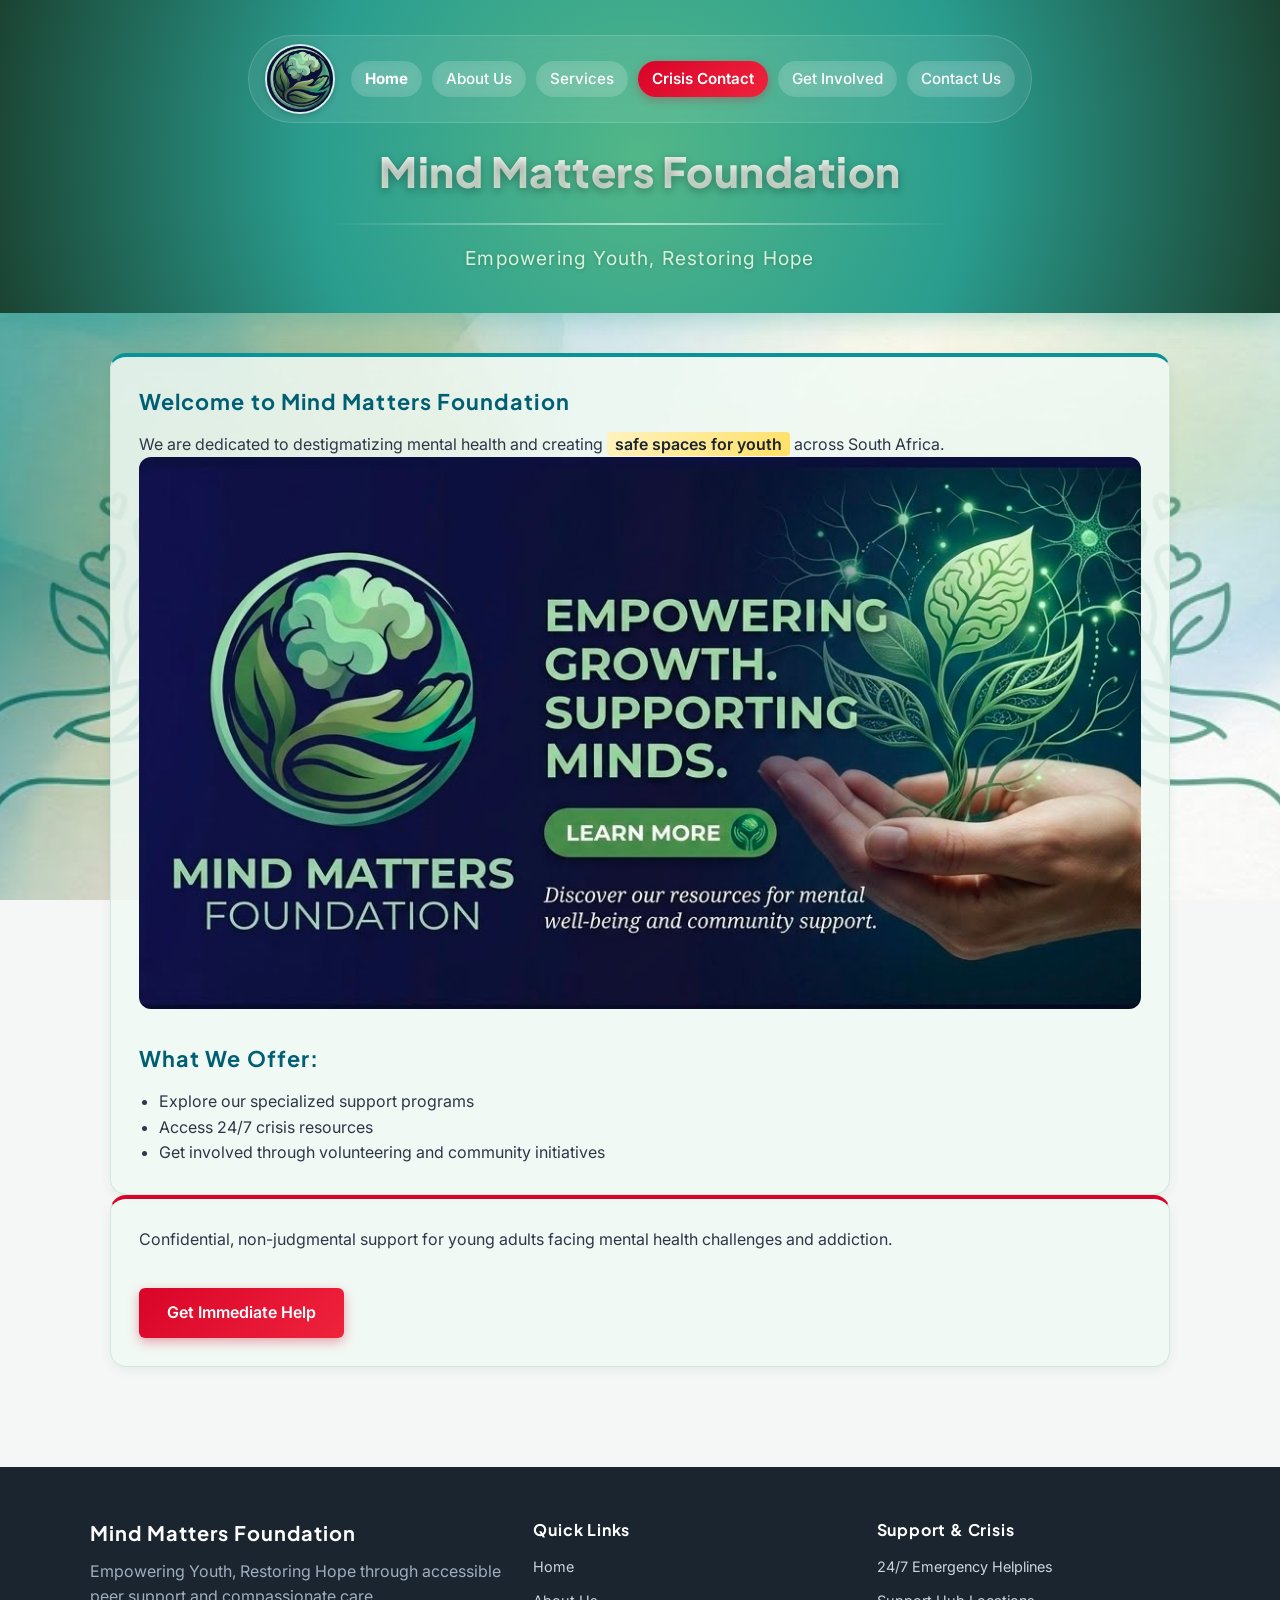
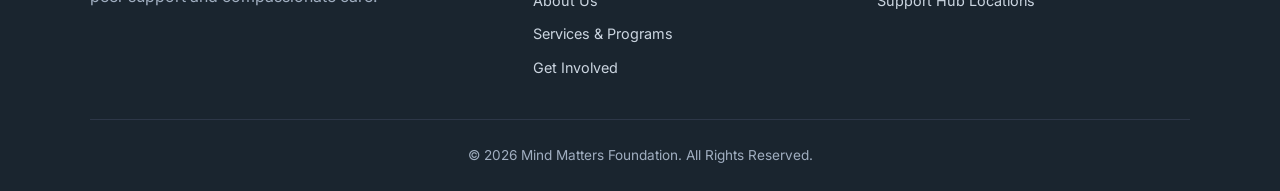
<file: index.html>
<!doctype html>
<html lang="en">
  <head>
    <meta charset="UTF-8" />
    <meta name="viewport" content="width=device-width, initial-scale=1.0" />
    <title>Mind Matters Foundation | 24/7 Crisis Support &amp; Helplines</title>

    <!-- ======================================================================
       META TAGS & OPEN GRAPH ATTRIBUTION
       Reference: MDN Web Docs, 2026. What is a meta tag? - HTML: HyperText 
       Markup Language. [online] Available at: 
       https://developer.mozilla.org/en-US/docs/Learn/HTML/Introduction_to_HTML/The_head_metadata_in_HTML 
       [Accessed 15 October 2026].
       Open Graph Protocol, 2026. A protocol for integrating social media 
       metadata into web pages. [online] Available at: https://ogp.me/ 
       [Accessed 15 October 2026].
       ====================================================================== -->
    <meta
      name="description"
      content="Immediate 24/7 toll-free crisis helplines, suicide prevention hotlines, and confidential callback support in South Africa."
    />
    <meta
      name="keywords"
      content="crisis helpline, SADAG, suicide prevention, substance abuse hotline, mental health emergency"
    />
    <link
      rel="canonical"
      href="https://jordan-naidoo-mind-matters.netlify.app/crisis.html"
    />

    <!-- Open Graph Social Share Tags -->
    <meta
      property="og:title"
      content="Mind Matters Foundation | 24/7 Crisis Helplines"
    />
    <meta
      property="og:description"
      content="Get immediate, confidential emergency support in South Africa."
    />
    <meta property="og:type" content="website" />

    <!-- External CSS Stylesheet Reference -->
    <link rel="stylesheet" href="_css-assets/styles.css" />
  </head>

  <body>
    <!-- Site Header Container: Houses brand logo, primary navigation, and main title -->
    <header>
      <!-- Primary Navigation Bar -->
      <!-- Reference: W3C, 2026. HTML Semantic Elements - <nav> Usage. [online] Available at: https://www.w3.org/TR/html52/sections.html#the-nav-element [Accessed 20 August 2026]. -->
      <nav>
        <img
          src="_images/logo.jpeg"
          alt="Mind Matters Foundation Logo"
          width="100"
        />
        <a href="index.html"><strong>Home</strong></a>
        <a href="about.html">About Us</a>
        <a href="services.html">Services</a>
        <a href="crisis.html" class="nav-crisis-btn">Crisis Contact</a>
        <a href="enquiry.html">Get Involved</a>
        <a href="contact.html">Contact Us</a>
      </nav>

      <!-- Main Heading Banner -->
      <h1>Mind Matters Foundation</h1>
      <hr />
      <p><em>Empowering Youth, Restoring Hope</em></p>
    </header>

    <!-- Main Content Body -->
    <!-- Reference: MDN Web Docs, 2026. <main>: The Main Content element. [online] Available at: https://developer.mozilla.org/en-US/docs/Web/HTML/Element/main [Accessed 20 August 2026]. -->
    <main>
      <!-- Section 1: Welcome Overview Card -->
      <section class="card">
        <h2>Welcome to Mind Matters Foundation</h2>
        <p>
          We are dedicated to destigmatizing mental health and creating
          <mark>safe spaces for youth</mark> across South Africa.
        </p>

        <!-- Hero Banner Graphic -->
        <img
          src="_images/hero_banner.jpeg"
          alt="Youth Mental Health Support Banner"
        />

        <br /><br />
        <h3>What We Offer:</h3>
        <ul>
          <li>Explore our specialized support programs</li>
          <li>Access 24/7 crisis resources</li>
          <li>Get involved through volunteering and community initiatives</li>
        </ul>
      </section>

      <!-- Section 2: Immediate Support Callout Card -->
      <section class="card crisis-card">
        <!-- Reference: W3Schools, 2026. HTML Character Entities. [online] Available at: https://www.w3schools.com/html/html_entities.asp [Accessed 2 October 2026]. -->
        <p>
          Confidential, non-judgmental support for young adults facing mental
          health challenges and addiction.
        </p>
        <br />
        <p>
          <a href="crisis.html" class="btn-danger">Get Immediate Help</a>
        </p>
      </section>
    </main>

    <!-- Site Footer: Displays site-wide brand info, quick navigation links, and copyright -->
    <!-- Reference: GeeksforGeeks, 2026. HTML5 Footer Element. [online] Available at: https://www.geeksforgeeks.org/html5-footer-tag/ [Accessed 20 August 2026]. -->
    <footer>
      <div class="footer-container">
        <!-- Brand Summary Column -->
        <div class="footer-brand">
          <h4>Mind Matters Foundation</h4>
          <p>
            Empowering Youth, Restoring Hope through accessible peer support and
            compassionate care.
          </p>
        </div>
        <!-- Quick Links Column -->
        <div class="footer-links">
          <h5>Quick Links</h5>
          <ul>
            <li><a href="index.html">Home</a></li>
            <li><a href="about.html">About Us</a></li>
            <li><a href="services.html">Services &amp; Programs</a></li>
            <li><a href="enquiry.html">Get Involved</a></li>
          </ul>
        </div>
        <!-- Emergency Helplines Column -->
        <div class="footer-links">
          <h5>Support &amp; Crisis</h5>
          <ul>
            <li><a href="crisis.html">24/7 Emergency Helplines</a></li>
            <li><a href="contact.html">Support Hub Locations</a></li>
          </ul>
        </div>
      </div>
      <!-- Copyright Notice -->
      <div class="footer-bottom">
        <p>&copy; 2026 Mind Matters Foundation. All Rights Reserved.</p>
      </div>
    </footer>
  </body>
</html>
</file>
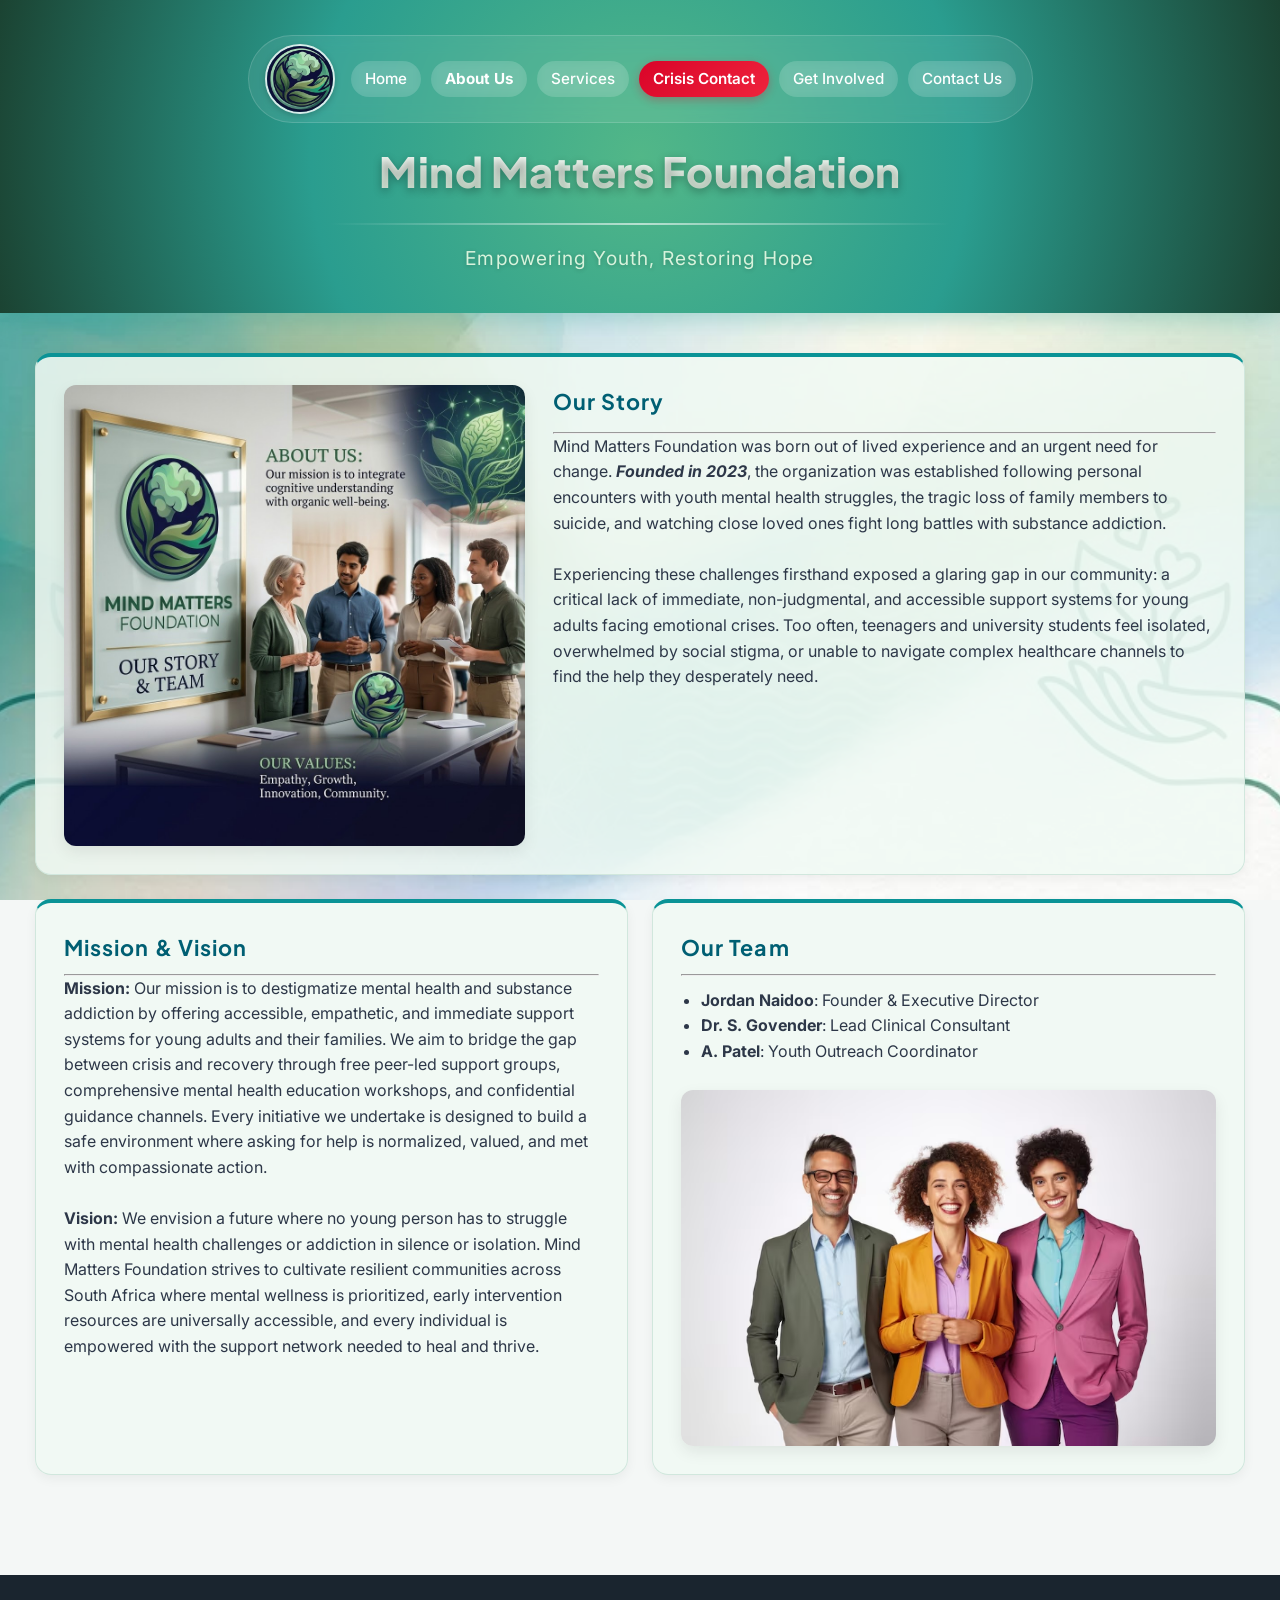
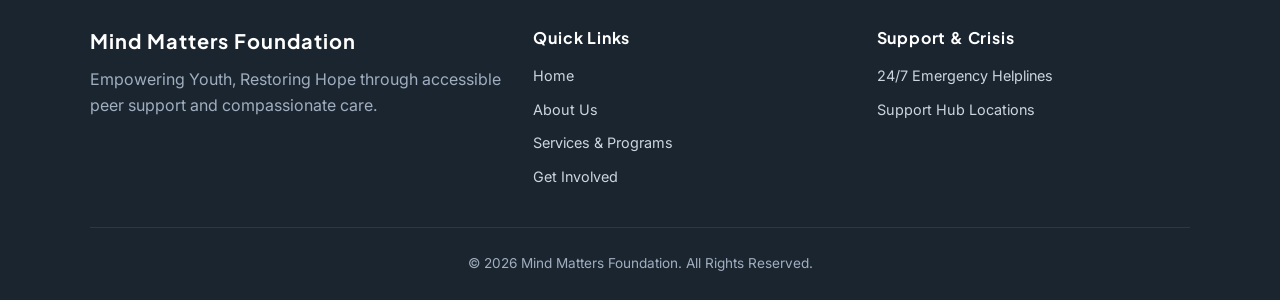
<file: about.html>
<!doctype html>
<html lang="en">
  <head>
    <meta charset="UTF-8" />
    <meta name="viewport" content="width=device-width, initial-scale=1.0" />
    <title>Mind Matters Foundation | 24/7 Crisis Support &amp; Helplines</title>

    <!-- ======================================================================
       META TAGS & OPEN GRAPH ATTRIBUTION
       Reference: MDN Web Docs, 2026. What is a meta tag? - HTML: HyperText 
       Markup Language. [online] Available at: 
       https://developer.mozilla.org/en-US/docs/Learn/HTML/Introduction_to_HTML/The_head_metadata_in_HTML 
       [Accessed 15 October 2026].
       Open Graph Protocol, 2026. A protocol for integrating social media 
       metadata into web pages. [online] Available at: https://ogp.me/ 
       [Accessed 15 October 2026].
       ====================================================================== -->
    <meta
      name="description"
      content="Immediate 24/7 toll-free crisis helplines, suicide prevention hotlines, and confidential callback support in South Africa."
    />
    <meta
      name="keywords"
      content="crisis helpline, SADAG, suicide prevention, substance abuse hotline, mental health emergency"
    />
    <link
      rel="canonical"
      href="https://jordan-naidoo-mind-matters.netlify.app/crisis.html"
    />

    <!-- Open Graph Social Share Tags -->
    <meta
      property="og:title"
      content="Mind Matters Foundation | 24/7 Crisis Helplines"
    />
    <meta
      property="og:description"
      content="Get immediate, confidential emergency support in South Africa."
    />
    <meta property="og:type" content="website" />

    <!-- External CSS Stylesheet Reference -->
    <link rel="stylesheet" href="_css-assets/styles.css" />
  </head>

  <body>
    <!-- Site Header Container -->
    <header>
      <!-- Primary Navigation Menu -->
      <!-- Reference: W3C, 2026. HTML Semantic Elements - <nav> Usage. [online] Available at: https://www.w3.org/TR/html52/sections.html#the-nav-element [Accessed 20 August 2026]. -->
      <nav>
        <img
          src="_images/logo.jpeg"
          alt="Mind Matters Foundation Logo"
          width="30"
        />
        <a href="index.html">Home</a>
        <a href="about.html"><strong>About Us</strong></a>
        <a href="services.html">Services</a>
        <a href="crisis.html" class="nav-crisis-btn">Crisis Contact</a>
        <a href="enquiry.html">Get Involved</a>
        <a href="contact.html">Contact Us</a>
      </nav>

      <h1>Mind Matters Foundation</h1>
      <hr />
      <p><em>Empowering Youth, Restoring Hope</em></p>
    </header>

    <!-- Main Content Area: Structured 2-Column About Us Section -->
    <!-- Reference: MDN Web Docs, 2026. Structural Elements in HTML. [online] Available at: https://developer.mozilla.org/en-US/docs/Learn/HTML/Introduction_to_HTML/Document_and_element_structure [Accessed 20 August 2026]. -->
    <main class="about-main">
      <div class="about-container">
        <!-- Top Card: Picture and Our Story Combined -->
        <div class="card story-card">
          <div class="about-image">
            <img
              src="_images/about_us.jpg"
              alt="Employees and clients happily conversing in our office lobby"
            />
          </div>

          <div class="story-content">
            <section>
              <h2>Our Story</h2>
              <hr />
              <p>
                Mind Matters Foundation was born out of lived experience and an
                urgent need for change. <strong><em>Founded in 2023</em></strong
                >, the organization was established following personal
                encounters with youth mental health struggles, the tragic loss
                of family members to suicide, and watching close loved ones
                fight long battles with substance addiction.
              </p>
              <br />
              <p>
                Experiencing these challenges firsthand exposed a glaring gap in
                our community: a critical lack of immediate, non-judgmental, and
                accessible support systems for young adults facing emotional
                crises. Too often, teenagers and university students feel
                isolated, overwhelmed by social stigma, or unable to navigate
                complex healthcare channels to find the help they desperately
                need.
              </p>
            </section>
          </div>
        </div>

        <!-- Bottom Grid: Mission & Vision Card (Left) and Our Team Card (Right) -->
        <div class="about-grid">
          <!-- Card Left: Mission & Vision -->
          <div class="card mission-vision-card">
            <section>
              <h3>Mission &amp; Vision</h3>
              <hr />
              <p>
                <strong>Mission:</strong> Our mission is to destigmatize mental
                health and substance addiction by offering accessible,
                empathetic, and immediate support systems for young adults and
                their families. We aim to bridge the gap between crisis and
                recovery through free peer-led support groups, comprehensive
                mental health education workshops, and confidential guidance
                channels. Every initiative we undertake is designed to build a
                safe environment where asking for help is normalized, valued,
                and met with compassionate action.
              </p>
              <br />
              <p>
                <strong>Vision:</strong> We envision a future where no young
                person has to struggle with mental health challenges or
                addiction in silence or isolation. Mind Matters Foundation
                strives to cultivate resilient communities across South Africa
                where mental wellness is prioritized, early intervention
                resources are universally accessible, and every individual is
                empowered with the support network needed to heal and thrive.
              </p>
            </section>
          </div>

          <!-- Card Right: Key Leadership Team List -->
          <div class="card team-card">
            <section>
              <h3>Our Team</h3>
              <hr />
              <ul>
                <li>
                  <strong>Jordan Naidoo</strong>: Founder &amp; Executive
                  Director
                </li>
                <li>
                  <strong>Dr. S. Govender</strong>: Lead Clinical Consultant
                </li>
                <li><strong>A. Patel</strong>: Youth Outreach Coordinator</li>
              </ul>
              <br />
              <div class="team-image">
                <img src="_images/team.avif" alt="Our team" />
              </div>
            </section>
          </div>
        </div>
      </div>
    </main>

    <!-- Site Footer Component -->
    <!-- Reference: GeeksforGeeks, 2026. HTML5 Footer Element. [online] Available at: https://www.geeksforgeeks.org/html5-footer-tag/ [Accessed 20 August 2026]. -->
    <footer>
      <div class="footer-container">
        <div class="footer-brand">
          <h4>Mind Matters Foundation</h4>
          <p>
            Empowering Youth, Restoring Hope through accessible peer support and
            compassionate care.
          </p>
        </div>
        <div class="footer-links">
          <h5>Quick Links</h5>
          <ul>
            <li><a href="index.html">Home</a></li>
            <li><a href="about.html">About Us</a></li>
            <li><a href="services.html">Services &amp; Programs</a></li>
            <li><a href="enquiry.html">Get Involved</a></li>
          </ul>
        </div>
        <div class="footer-links">
          <h5>Support &amp; Crisis</h5>
          <ul>
            <li><a href="crisis.html">24/7 Emergency Helplines</a></li>
            <li><a href="contact.html">Support Hub Locations</a></li>
          </ul>
        </div>
      </div>
      <div class="footer-bottom">
        <p>&copy; 2026 Mind Matters Foundation. All Rights Reserved.</p>
      </div>
    </footer>
  </body>
</html>
</file>
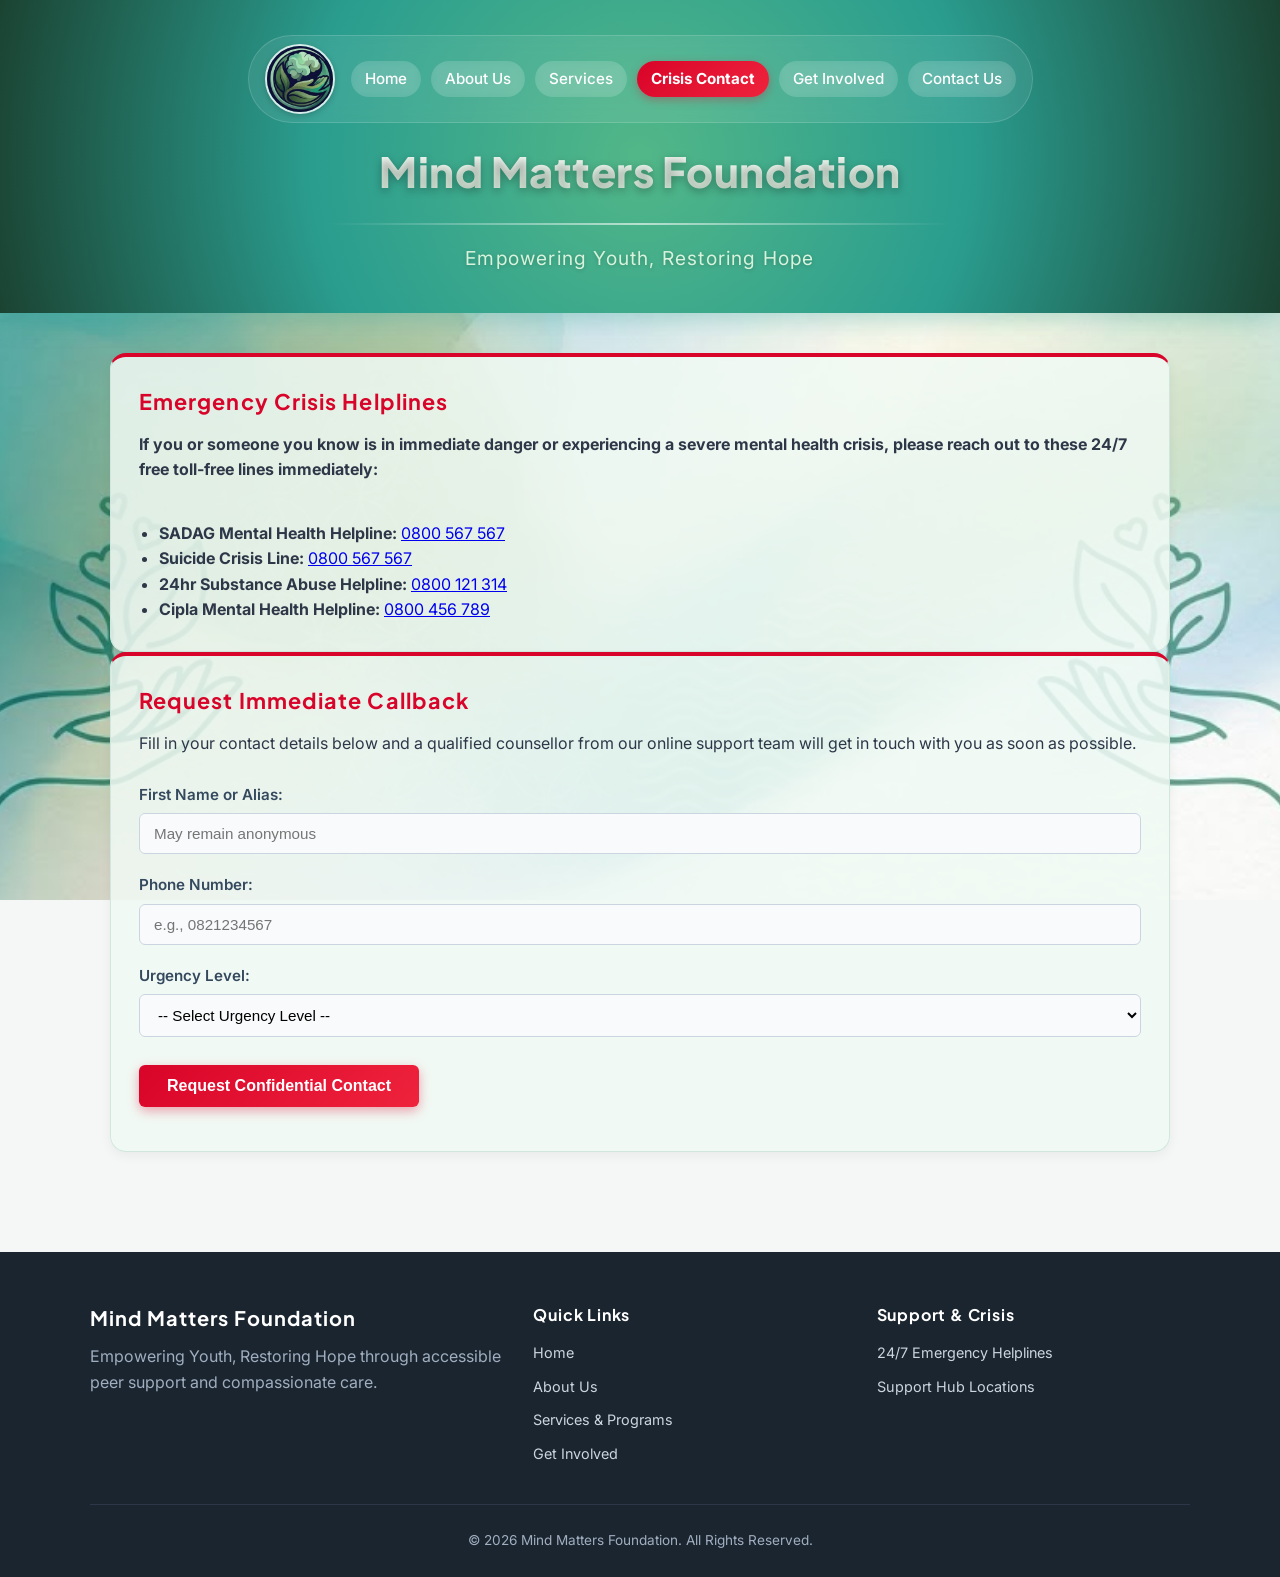
<file: crisis.html>
<!doctype html>
<html lang="en">
  <head>
    <meta charset="UTF-8" />
    <meta name="viewport" content="width=device-width, initial-scale=1.0" />
    <title>Mind Matters Foundation | 24/7 Crisis Support &amp; Helplines</title>

    <!-- ======================================================================
       META TAGS & OPEN GRAPH ATTRIBUTION
       Reference: MDN Web Docs, 2026. What is a meta tag? - HTML: HyperText 
       Markup Language. [online] Available at: 
       https://developer.mozilla.org/en-US/docs/Learn/HTML/Introduction_to_HTML/The_head_metadata_in_HTML 
       [Accessed 15 October 2026].
       Open Graph Protocol, 2026. A protocol for integrating social media 
       metadata into web pages. [online] Available at: https://ogp.me/ 
       [Accessed 15 October 2026].
       ====================================================================== -->
    <meta
      name="description"
      content="Immediate 24/7 toll-free crisis helplines, suicide prevention hotlines, and confidential callback support in South Africa."
    />
    <meta
      name="keywords"
      content="crisis helpline, SADAG, suicide prevention, substance abuse hotline, mental health emergency"
    />
    <link
      rel="canonical"
      href="https://jordan-naidoo-mind-matters.netlify.app/crisis.html"
    />

    <!-- Open Graph Social Share Tags -->
    <meta
      property="og:title"
      content="Mind Matters Foundation | 24/7 Crisis Helplines"
    />
    <meta
      property="og:description"
      content="Get immediate, confidential emergency support in South Africa."
    />
    <meta property="og:type" content="website" />

    <!-- External CSS Stylesheet Reference -->
    <link rel="stylesheet" href="_css-assets/styles.css" />
  </head>

  <body>
    <!-- Site Header Container -->
    <header>
      <!-- Navigation Bar with Crisis Highlight -->
      <!-- Reference: W3C, 2026. HTML Semantic Elements - <nav> Usage. [online] Available at: https://www.w3.org/TR/html52/sections.html#the-nav-element [Accessed 20 August 2026]. -->
      <nav>
        <img
          src="_images/logo.jpeg"
          alt="Mind Matters Foundation Logo"
          width="30"
        />
        <a href="index.html">Home</a>
        <a href="about.html">About Us</a>
        <a href="services.html">Services</a>
        <a href="crisis.html" class="nav-crisis-btn"
          ><strong>Crisis Contact</strong></a
        >
        <a href="enquiry.html">Get Involved</a>
        <a href="contact.html">Contact Us</a>
      </nav>

      <h1>Mind Matters Foundation</h1>
      <hr />
      <p><em>Empowering Youth, Restoring Hope</em></p>
    </header>

    <!-- Main Content Area: Emergency Helplines & Callback Request -->
    <main>
      <!-- Section 1: Emergency Helplines List Card -->
      <section class="card crisis-card">
        <h2>Emergency Crisis Helplines</h2>
        <p>
          <strong>
            If you or someone you know is in immediate danger or experiencing a
            severe mental health crisis, please reach out to these 24/7 free
            toll-free lines immediately:
          </strong>
        </p>
        <br />
        <ul>
          <li>
            <strong>SADAG Mental Health Helpline:</strong>
            <a href="tel:0800567567">0800 567 567</a>
          </li>
          <li>
            <strong>Suicide Crisis Line:</strong>
            <a href="tel:0800567567">0800 567 567</a>
          </li>
          <li>
            <strong>24hr Substance Abuse Helpline:</strong>
            <a href="tel:0800121314">0800 121 314</a>
          </li>
          <li>
            <strong>Cipla Mental Health Helpline:</strong>
            <a href="tel:0800456789">0800 456 789</a>
          </li>
        </ul>
      </section>

      <!-- Section 2: Urgent Support Callback Request Form -->
      <!-- Reference: MDN Web Docs, 2026. HTML Forms: Building Accessible Forms. [online] Available at: https://developer.mozilla.org/en-US/docs/Learn/Forms/How_to_structure_a_web_form [Accessed 20 August 2026]. -->
      <section class="card crisis-card">
        <h3>Request Immediate Callback</h3>
        <p>
          Fill in your contact details below and a qualified counsellor from our
          online support team will get in touch with you as soon as possible.
        </p>
        <br />

        <form id="crisisForm" novalidate>
          <div class="form-group">
            <label for="crisis-name">First Name or Alias:</label><br />
            <input
              type="text"
              id="crisis-name"
              name="crisis_name"
              placeholder="May remain anonymous"
            />
            <span class="error-message" id="crisis-name-error"></span>
          </div>

          <div class="form-group">
            <label for="crisis-phone">Phone Number:</label><br />
            <input
              type="tel"
              id="crisis-phone"
              name="crisis_phone"
              placeholder="e.g., 0821234567"
            />
            <span class="error-message" id="crisis-phone-error"></span>
          </div>

          <div class="form-group">
            <label for="urgency">Urgency Level:</label><br />
            <select id="urgency" name="urgency">
              <option value="">-- Select Urgency Level --</option>
              <option value="high">High - I need help today</option>
              <option value="medium">
                Medium - Contact me within 24 hours
              </option>
            </select>
            <span class="error-message" id="urgency-error"></span>
          </div>

          <p>
            <button type="submit" class="btn-danger">
              Request Confidential Contact
            </button>
          </p>
        </form>
      </section>

      <!-- Crisis Callback Success Screen -->
      <div
        class="success-card"
        id="crisis-success-card"
        style="border-color: #d90429; background: #fff0f3"
      >
        <h3 style="color: #d90429">🆘 Callback Request Queued</h3>
        <p style="color: #900c3f">
          Your request for urgent contact has been prioritized by our crisis
          response unit.
        </p>

        <div class="success-details">
          <p><strong>Contact Alias:</strong> <span id="cr-res-name"></span></p>
          <p>
            <strong>Callback Phone Number:</strong>
            <span id="cr-res-phone"></span>
          </p>
          <p>
            <strong>Urgency Priority:</strong> <span id="cr-res-urgency"></span>
          </p>
        </div>

        <p style="color: #900c3f">
          Please keep your phone line available. If you are in immediate
          physical danger, call emergency services or SADAG at 0800 567 567.
        </p>
        <br />
        <a href="crisis.html" class="btn-danger">Return to Crisis Page</a>
      </div>
    </main>

    <!-- Site Footer Component -->
    <!-- Reference: GeeksforGeeks, 2026. HTML5 Footer Element. [online] Available at: https://www.geeksforgeeks.org/html5-footer-tag/ [Accessed 20 August 2026]. -->
    <footer>
      <div class="footer-container">
        <div class="footer-brand">
          <h4>Mind Matters Foundation</h4>
          <p>
            Empowering Youth, Restoring Hope through accessible peer support and
            compassionate care.
          </p>
        </div>
        <div class="footer-links">
          <h5>Quick Links</h5>
          <ul>
            <li><a href="index.html">Home</a></li>
            <li><a href="about.html">About Us</a></li>
            <li><a href="services.html">Services &amp; Programs</a></li>
            <li><a href="enquiry.html">Get Involved</a></li>
          </ul>
        </div>
        <div class="footer-links">
          <h5>Support &amp; Crisis</h5>
          <ul>
            <li><a href="crisis.html">24/7 Emergency Helplines</a></li>
            <li><a href="contact.html">Support Hub Locations</a></li>
          </ul>
        </div>
      </div>
      <div class="footer-bottom">
        <p>&copy; 2026 Mind Matters Foundation. All Rights Reserved.</p>
      </div>
    </footer>
  </body>
</html>
</file>
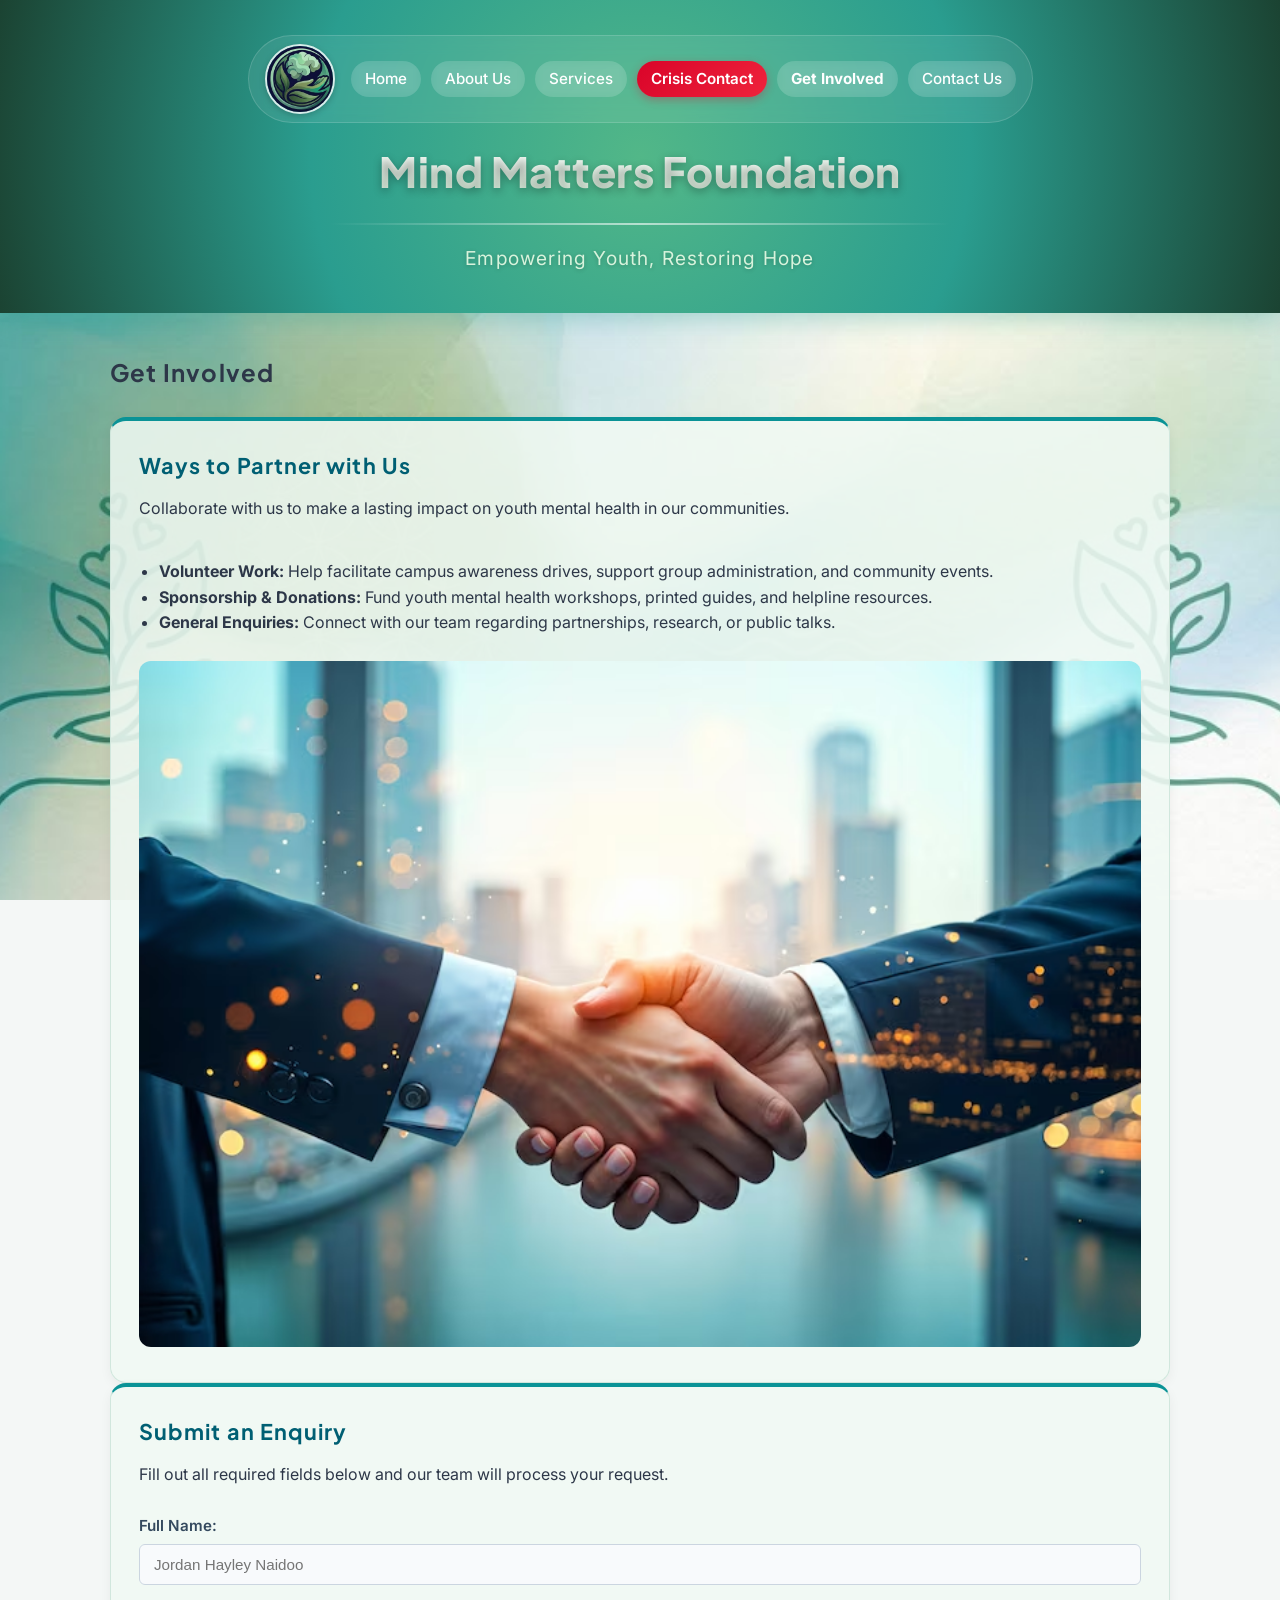
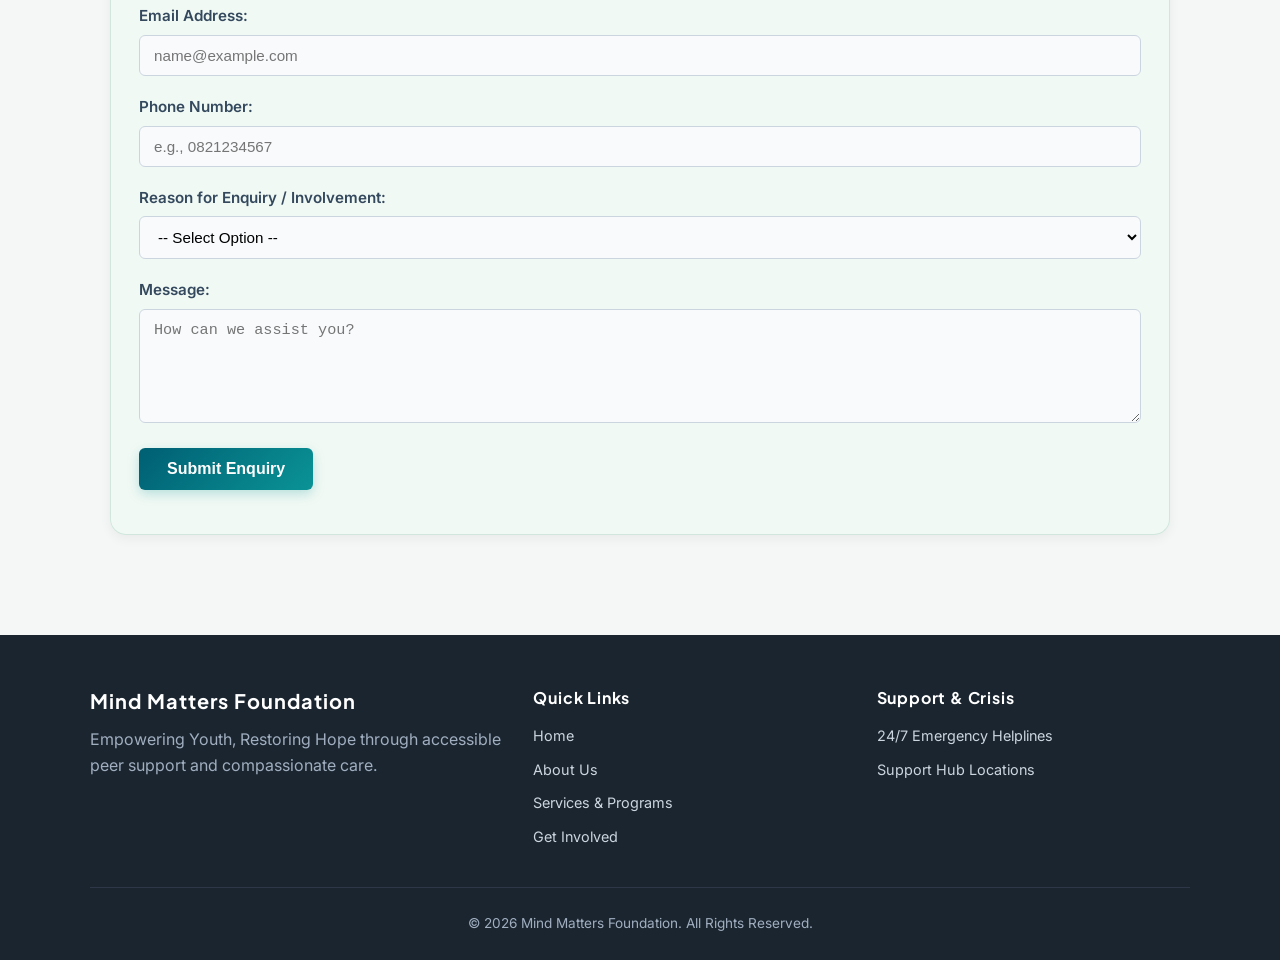
<file: enquiry.html>
<!doctype html>
<html lang="en">
  <head>
    <meta charset="UTF-8" />
    <meta name="viewport" content="width=device-width, initial-scale=1.0" />
    <title>Mind Matters Foundation | 24/7 Crisis Support &amp; Helplines</title>

    <!-- ======================================================================
       META TAGS & OPEN GRAPH ATTRIBUTION
       Reference: MDN Web Docs, 2026. What is a meta tag? - HTML: HyperText 
       Markup Language. [online] Available at: 
       https://developer.mozilla.org/en-US/docs/Learn/HTML/Introduction_to_HTML/The_head_metadata_in_HTML 
       [Accessed 15 October 2026].
       Open Graph Protocol, 2026. A protocol for integrating social media 
       metadata into web pages. [online] Available at: https://ogp.me/ 
       [Accessed 15 October 2026].
       ====================================================================== -->
    <meta
      name="description"
      content="Immediate 24/7 toll-free crisis helplines, suicide prevention hotlines, and confidential callback support in South Africa."
    />
    <meta
      name="keywords"
      content="crisis helpline, SADAG, suicide prevention, substance abuse hotline, mental health emergency"
    />
    <link
      rel="canonical"
      href="https://jordan-naidoo-mind-matters.netlify.app/crisis.html"
    />

    <!-- Open Graph Social Share Tags -->
    <meta
      property="og:title"
      content="Mind Matters Foundation | 24/7 Crisis Helplines"
    />
    <meta
      property="og:description"
      content="Get immediate, confidential emergency support in South Africa."
    />
    <meta property="og:type" content="website" />

    <!-- External CSS Stylesheet Reference -->
    <link rel="stylesheet" href="_css-assets/styles.css" />
  </head>

  <body>
    <!-- Site Header Container -->
    <header>
      <!-- Navigation Bar -->
      <!-- Reference: W3C, 2026. HTML Semantic Elements - <nav> Usage. [online] Available at: https://www.w3.org/TR/html52/sections.html#the-nav-element [Accessed 20 August 2026]. -->
      <nav>
        <img
          src="_images/logo.jpeg"
          alt="Mind Matters Foundation Logo"
          width="30"
        />
        <a href="index.html">Home</a>
        <a href="about.html">About Us</a>
        <a href="services.html">Services</a>
        <a href="crisis.html" class="nav-crisis-btn">Crisis Contact</a>
        <a href="enquiry.html"><strong>Get Involved</strong></a>
        <a href="contact.html">Contact Us</a>
      </nav>

      <h1>Mind Matters Foundation</h1>
      <hr />
      <p><em>Empowering Youth, Restoring Hope</em></p>
    </header>

    <!-- Main Content Area: Community Partnership & General Inquiry -->
    <main>
      <h2>Get Involved</h2>
      <br />

      <!-- Section 1: Partnership Opportunities Card -->
      <section class="card">
        <h3>Ways to Partner with Us</h3>
        <p>
          Collaborate with us to make a lasting impact on youth mental health in
          our communities.
        </p>

        <br />
        <ul>
          <li>
            <strong>Volunteer Work:</strong> Help facilitate campus awareness
            drives, support group administration, and community events.
          </li>
          <li>
            <strong>Sponsorship &amp; Donations:</strong> Fund youth mental
            health workshops, printed guides, and helpline resources.
          </li>
          <li>
            <strong>General Enquiries:</strong> Connect with our team regarding
            partnerships, research, or public talks.
          </li>
        </ul>
        <br />
        <img
          src="_images/partnership.avif"
          alt="Community Partnership"
          width="470"
        />
      </section>

      <!-- Section 2: Enquiry Form Card -->
      <!-- Reference: MDN Web Docs, 2026. HTML Forms: Building Accessible Forms. [online] Available at: https://developer.mozilla.org/en-US/docs/Learn/Forms/How_to_structure_a_web_form [Accessed 20 August 2026]. -->
      <section class="card">
        <h3>Submit an Enquiry</h3>
        <p>
          Fill out all required fields below and our team will process your
          request.
        </p>
        <br />

        <form id="enquiryForm" novalidate>
          <div class="form-group">
            <label for="fullname">Full Name:</label><br />
            <input
              type="text"
              id="fullname"
              name="fullname"
              placeholder="Jordan Hayley Naidoo"
            />
            <span class="error-message" id="fullname-error"></span>
          </div>

          <div class="form-group">
            <label for="email">Email Address:</label><br />
            <input
              type="email"
              id="email"
              name="email"
              placeholder="name@example.com"
            />
            <span class="error-message" id="email-error"></span>
          </div>

          <div class="form-group">
            <label for="phone">Phone Number:</label><br />
            <input
              type="tel"
              id="phone"
              name="phone"
              placeholder="e.g., 0821234567"
            />
            <span class="error-message" id="phone-error"></span>
          </div>

          <div class="form-group">
            <label for="enquiry-type">Reason for Enquiry / Involvement:</label
            ><br />
            <select id="enquiry-type" name="enquiry_type">
              <option value="">-- Select Option --</option>
              <option value="volunteer">Apply as a Volunteer</option>
              <option value="sponsor">Become a Sponsor / Partner</option>
              <option value="general">General Information Enquiry</option>
            </select>
            <span class="error-message" id="enquiry-type-error"></span>
          </div>

          <div class="form-group">
            <label for="message">Message:</label><br />
            <textarea
              id="message"
              name="message"
              rows="5"
              placeholder="How can we assist you?"
            ></textarea>
            <span class="error-message" id="message-error"></span>
          </div>

          <p>
            <button type="submit">Submit Enquiry</button>
          </p>
        </form>
      </section>

      <!-- Success Confirmation Screen -->
      <div class="success-card" id="enquiry-success-card">
        <h3>🎉 Submission Received!</h3>
        <p>
          Thank you for reaching out to
          <strong>Mind Matters Foundation</strong>.
        </p>

        <div class="success-details">
          <p><strong>Reference Number:</strong> <span id="res-ref"></span></p>
          <p><strong>Applicant Name:</strong> <span id="res-name"></span></p>
          <p><strong>Enquiry Category:</strong> <span id="res-type"></span></p>
          <p>
            <strong>Financial / Fee Aspect:</strong> <span id="res-cost"></span>
          </p>
          <p>
            <strong>Expected Availability:</strong> <span id="res-avail"></span>
          </p>
          <p>
            <strong>Confirmation Email Sent To:</strong>
            <span id="res-email"></span>
          </p>
        </div>

        <p>
          A coordinator will contact you shortly to follow up on your request.
        </p>
        <br />
        <a href="enquiry.html" class="btn-primary">Submit Another Request</a>
      </div>
    </main>

    <!-- Site Footer Component -->
    <!-- Reference: GeeksforGeeks, 2026. HTML5 Footer Element. [online] Available at: https://www.geeksforgeeks.org/html5-footer-tag/ [Accessed 20 August 2026]. -->
    <footer>
      <div class="footer-container">
        <div class="footer-brand">
          <h4>Mind Matters Foundation</h4>
          <p>
            Empowering Youth, Restoring Hope through accessible peer support and
            compassionate care.
          </p>
        </div>
        <div class="footer-links">
          <h5>Quick Links</h5>
          <ul>
            <li><a href="index.html">Home</a></li>
            <li><a href="about.html">About Us</a></li>
            <li><a href="services.html">Services &amp; Programs</a></li>
            <li><a href="enquiry.html">Get Involved</a></li>
          </ul>
        </div>
        <div class="footer-links">
          <h5>Support &amp; Crisis</h5>
          <ul>
            <li><a href="crisis.html">24/7 Emergency Helplines</a></li>
            <li><a href="contact.html">Support Hub Locations</a></li>
          </ul>
        </div>
      </div>
      <div class="footer-bottom">
        <p>&copy; 2026 Mind Matters Foundation. All Rights Reserved.</p>
      </div>
    </footer>
  </body>
</html>
</file>
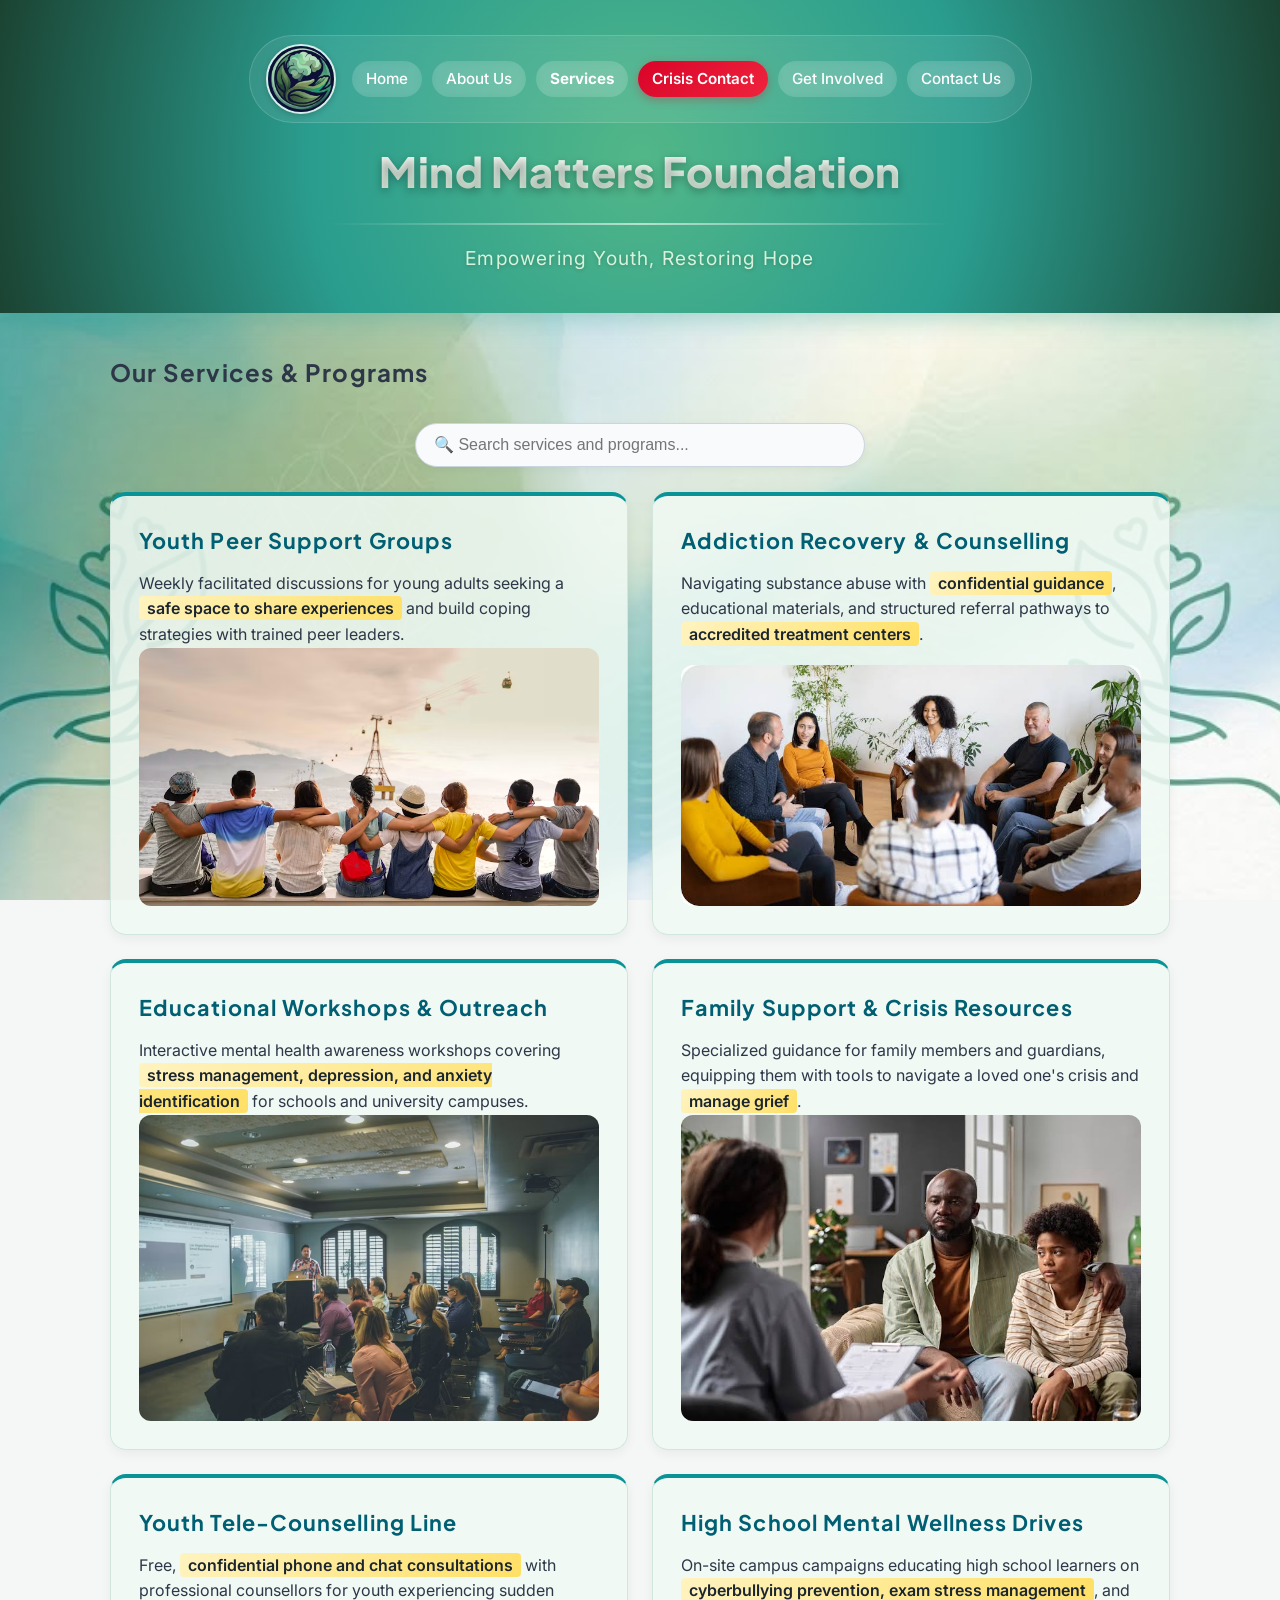
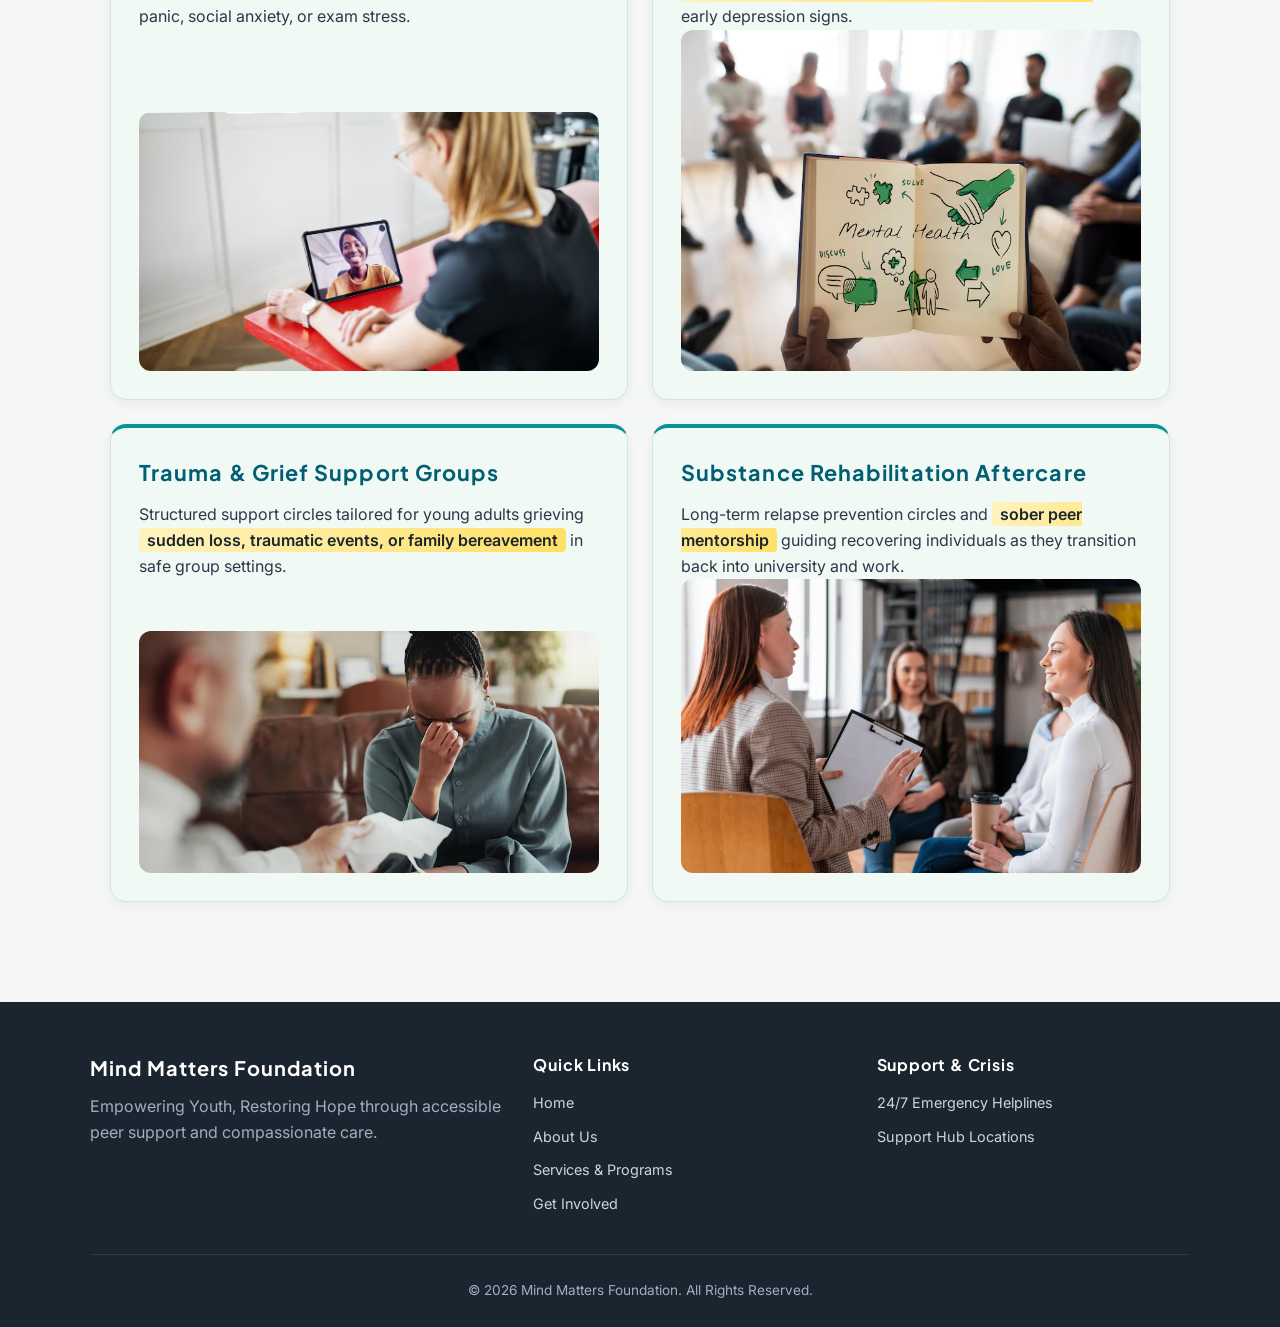
<file: services.html>
<!doctype html>
<html lang="en">
  <head>
    <meta charset="UTF-8" />
    <meta name="viewport" content="width=device-width, initial-scale=1.0" />
    <title>Mind Matters Foundation | 24/7 Crisis Support &amp; Helplines</title>
    
    <!-- On-Page SEO Meta Tags -->
    <meta name="description" content="Immediate 24/7 toll-free crisis helplines, suicide prevention hotlines, and confidential callback support in South Africa." />
    <meta name="keywords" content="crisis helpline, SADAG, suicide prevention, substance abuse hotline, mental health emergency" />
    <link rel="canonical" href="https://jordan-naidoo-mind-matters.netlify.app/crisis.html" />
    
    <!-- Open Graph Social Share Tags -->
    <meta property="og:title" content="Mind Matters Foundation | 24/7 Crisis Helplines" />
    <meta property="og:description" content="Get immediate, confidential emergency support in South Africa." />
    <meta property="og:type" content="website" />
    
    <!-- External CSS Stylesheet Reference -->
    <link rel="stylesheet" href="_css-assets/styles.css" />
    
  </head>

  <body>
    <!-- Site Header Container -->
    <header>
      <!-- Navigation Bar -->
      <!-- Reference: W3C, 2026. HTML Semantic Elements - <nav> Usage. [online] Available at: https://www.w3.org/TR/html52/sections.html#the-nav-element [Accessed 20 August 2026]. -->
      <nav>
        <img
          src="_images/logo.jpeg"
          alt="Mind Matters Foundation Logo"
          width="30"
        />
        <a href="index.html">Home</a>
        <a href="about.html">About Us</a>
        <a href="services.html"><strong>Services</strong></a>
        <a href="crisis.html" class="nav-crisis-btn">Crisis Contact</a>
        <a href="enquiry.html">Get Involved</a>
        <a href="contact.html">Contact Us</a>
      </nav>

      <h1>Mind Matters Foundation</h1>
      <hr />
      <p><em>Empowering Youth, Restoring Hope</em></p>
    </header>

    <!-- Main Content Area: Grid-based Services Display -->
    <!-- Reference: W3Schools, 2026. HTML Semantic Elements. [online] Available at: https://www.w3schools.com/html/html5_semantic_elements.asp [Accessed 20 August 2026]. -->
    <main>
      <h2>Our Services &amp; Programs</h2>
      <br />

      <!-- 8-Card Services Grid with Lightbox Triggers -->
      <div class="services-grid">
        <!-- Service Card 1 -->
        <section class="card">
          <div>
            <h3>Youth Peer Support Groups</h3>
            <p>
              Weekly facilitated discussions for young adults seeking a
              <mark>safe space to share experiences</mark> and build coping
              strategies with trained peer leaders.
            </p>
          </div>
          <img src="_images/youth_peer_group.avif" alt="Youth peer support group" /> <!--https://hips.hearstapps.com/hmg-prod/images/gettyimages-1146500539.jpg?crop=1xw:0.84375xh;0,0.0709xh&resize=980:*-->
        </section>

        <!-- Service Card 2 -->
        <section class="card">
          <div>
            <h3>Addiction Recovery &amp; Counselling</h3>
            <p>
              Navigating substance abuse with <mark>confidential guidance</mark>,
              educational materials, and structured referral pathways to
              <mark>accredited treatment centers</mark>.
            </p>
          </div>
          <img src="_images/addiction_recovery.jpg" alt="Addiction recovery support group" />
        </section>

        <!-- Service Card 3 -->
        <section class="card">
          <div>
            <h3>Educational Workshops &amp; Outreach</h3>
            <p>
              Interactive mental health awareness workshops covering
              <mark>stress management, depression, and anxiety identification</mark>
              for schools and university campuses.
            </p>
          </div>
          <img src="_images/educational_workshop.avif" alt="An educational workshop meeting" />
        </section>

        <!-- Service Card 4 -->
        <section class="card">
          <div>
            <h3>Family Support &amp; Crisis Resources</h3>
            <p>
              Specialized guidance for family members and guardians, equipping
              them with tools to navigate a loved one's crisis and
              <mark>manage grief</mark>.
            </p>
          </div>
          <img src="_images/family_support.jpg" alt="Family members supporting our clients" />
        </section>

        <!-- Service Card 5 -->
        <section class="card">
          <div>
            <h3>Youth Tele-Counselling Line</h3>
            <p>
              Free, <mark>confidential phone and chat consultations</mark> with
              professional counsellors for youth experiencing sudden panic,
              social anxiety, or exam stress.
            </p>
          </div>
          <img src="_images/youth-tele.avif" alt="Youth Tele-Counselling Line" />
        </section>

        <!-- Service Card 6 -->
        <section class="card">
          <div>
            <h3>High School Mental Wellness Drives</h3>
            <p>
              On-site campus campaigns educating high school learners on
              <mark>cyberbullying prevention, exam stress management</mark>, and
              early depression signs.
            </p>
          </div>
          <img src="_images/wellness-drive.avif" alt="High School Mental Wellness Drives" />
        </section>

        <!-- Service Card 7 -->
        <section class="card">
          <div>
            <h3>Trauma &amp; Grief Support Groups</h3>
            <p>
              Structured support circles tailored for young adults grieving
              <mark>sudden loss, traumatic events, or family bereavement</mark>
              in safe group settings.
            </p>
          </div>
          <img src="_images/grief-support.avif" alt="Trauma and Grief Support" />
        </section>

        <!-- Service Card 8 -->
        <section class="card">
          <div>
            <h3>Substance Rehabilitation Aftercare</h3>
            <p>
              Long-term relapse prevention circles and
              <mark>sober peer mentorship</mark> guiding recovering individuals
              as they transition back into university and work.
            </p>
          </div>
          <img src="_images/rehab-aftercare.png" alt="Substance Rehabilitation Aftercare" />
        </section>
      </div>
    </main>

    <!-- Site Footer Component -->
    <!-- Reference: GeeksforGeeks, 2026. HTML5 Footer Element. [online] Available at: https://www.geeksforgeeks.org/html5-footer-tag/ [Accessed 20 August 2026]. -->
    <footer>
      <div class="footer-container">
        <div class="footer-brand">
          <h4>Mind Matters Foundation</h4>
          <p>
            Empowering Youth, Restoring Hope through accessible peer support and
            compassionate care.
          </p>
        </div>
        <div class="footer-links">
          <h5>Quick Links</h5>
          <ul>
            <li><a href="index.html">Home</a></li>
            <li><a href="about.html">About Us</a></li>
            <li><a href="services.html">Services &amp; Programs</a></li>
            <li><a href="enquiry.html">Get Involved</a></li>
          </ul>
        </div>
        <div class="footer-links">
          <h5>Support &amp; Crisis</h5>
          <ul>
            <li><a href="crisis.html">24/7 Emergency Helplines</a></li>
            <li><a href="contact.html">Support Hub Locations</a></li>
          </ul>
        </div>
      </div>
      <div class="footer-bottom">
        <p>&copy; 2026 Mind Matters Foundation. All Rights Reserved.</p>
      </div>
    </footer>
    <script src="_javascript/script.js"></script>
  </body>
</html>
</file>
<file: _css-assets/styles.css>
/* ==========================================================================
   Import Google Fonts (Modern, Crisp Typography)
   ========================================================================== */
@import url("https://fonts.googleapis.com/css2?family=Plus+Jakarta+Sans:wght@400;500;600;700;800&family=Inter:wght@300;400;500;600&display=swap");

/* ==========================================================================
   Global Reset & Base Styles
   Reference: MDN Web Docs, 2026. CSS Box Sizing. [online] 
   Available at: https://developer.mozilla.org/en-US/docs/Web/CSS/box-sizing 
   [Accessed 20 August 2026].
   ========================================================================== */
* {
  box-sizing: border-box;
  margin: 0;
  padding: 0;
}

body {
  background-image: url("../_images/background.jpg");
  background-size: cover;
  background-position: center;
  background-repeat: no-repeat;
  background-attachment: fixed;
  font-family:
    "Inter",
    system-ui,
    -apple-system,
    BlinkMacSystemFont,
    "Segoe UI",
    Roboto,
    sans-serif;
  line-height: 1.6;
  background-color: #f4f7f6;
  color: #2d3748;
}

/* Base Typography Headings */
h1,
h2,
h3,
h4,
h5,
h6 {
  font-family: "Plus Jakarta Sans", "Inter", sans-serif;
  letter-spacing: 0.05em;
}

/* Leaflet Map Frame Styling */
.leaflet-map-frame {
  width: 100%;
  height: 400px;
  border: 1px solid #d1e7dd;
  border-radius: 12px;
  background: #e8eeea;
  margin-top: 12px;
}

/* Highlight Tag */
mark {
  background: linear-gradient(120deg, #fff3bf 0%, #ffe066 100%);
  color: #1a252f;
  padding: 2px 8px;
  border-radius: 4px;
  font-weight: 600;
}

/* ==========================================================================
   Gradient Header & Navigation Menu
   Reference: W3C, 2026. CSS Images Module Level 3 - Radial Gradients. [online]
   Available at: https://www.w3.org/TR/css-images-3/#radial-gradients
   [Accessed 20 August 2026]. 
   ========================================================================== */
header {
  background: radial-gradient(
    circle at center,
    #52b788 0%,
    #2a9d8f 50%,
    #1b4332 100%
  );
  color: #ffffff;
  padding: 35px 20px 40px;
  text-align: center;
  margin-bottom: 40px;
  box-shadow: 0 6px 25px rgba(42, 157, 143, 0.35);
  position: relative;
  overflow: hidden;
}

header h1 {
  font-size: 2.6rem;
  font-weight: 800;
  margin-top: 15px;
  letter-spacing: 0.5px;
  text-shadow: 0 3px 8px rgba(0, 0, 0, 0.3);
  background: linear-gradient(180deg, #ffffff 0%, #d8f3dc 100%);
  background-clip: text;
  -webkit-background-clip: text;
  -webkit-text-fill-color: transparent;
}

header p em {
  font-style: normal;
  color: #d8f3dc;
  font-size: 1.2rem;
  font-weight: 400;
  letter-spacing: 1.2px;
  text-shadow: 0 1px 4px rgba(0, 0, 0, 0.2);
}

header hr {
  border: 0;
  height: 2px;
  background: linear-gradient(
    90deg,
    transparent,
    rgba(255, 255, 255, 0.6),
    transparent
  );
  margin: 18px auto;
  width: 50%;
}

/* Flexbox Navigation Layout */
/* Reference: MDN Web Docs, 2026. Basic concepts of flexbox. [online]
   Available at: https://developer.mozilla.org/en-US/docs/Web/CSS/CSS_flexible_box_layout/Basic_concepts_of_flexbox
   [Accessed 20 August 2026]. */
nav {
  display: flex;
  align-items: center;
  justify-content: center;
  gap: 10px;
  flex-wrap: wrap;
  padding: 8px 16px;
  background: rgba(255, 255, 255, 0.08);
  backdrop-filter: blur(8px);
  border-radius: 50px;
  max-width: fit-content;
  margin: 0 auto 15px auto;
  border: 1px solid rgba(255, 255, 255, 0.15);
}

nav img {
  border-radius: 50%;
  border: 2px solid rgba(255, 255, 255, 0.8);
  box-shadow: 0 2px 6px rgba(0, 0, 0, 0.2);
  margin-right: 6px;
  width: 70px;
  height: 70px;
  object-fit: cover;
  flex-shrink: 0;
}

nav a {
  color: #ffffff;
  text-decoration: none;
  font-weight: 500;
  font-size: 0.95rem;
  padding: 6px 14px;
  border-radius: 20px;
  background: rgba(255, 255, 255, 0.12);
  backdrop-filter: blur(4px);
  transition: all 0.25s cubic-bezier(0.4, 0, 0.2, 1);
}

nav a:hover {
  background: rgba(255, 255, 255, 0.3);
  text-decoration: underline;
  transform: translateY(-1px);
}

/* Highlighted Crisis Navigation Link Button */
nav a.nav-crisis-btn {
  background: linear-gradient(135deg, #d90429 0%, #ef233c 100%);
  font-weight: 600;
  box-shadow: 0 3px 10px rgba(217, 4, 41, 0.3);
}

nav a.nav-crisis-btn:hover {
  background: linear-gradient(135deg, #ef233c 0%, #d90429 100%);
  box-shadow: 0 4px 14px rgba(217, 4, 41, 0.45);
}

/* ==========================================================================
   Layout Containers & Card Components
   Reference: W3Schools, 2026. CSS Card Design Guidelines. [online]
   Available at: https://www.w3schools.com/howto/howto_css_cards.asp
   [Accessed 20 August 2026].
   ========================================================================== */
main {
  max-width: 1100px;
  margin: 0 auto;
  padding: 0 20px 40px;
  animation: fadeIn 0.6s ease-out forwards;
}

main.about-main {
  max-width: 1250px;
}

@keyframes fadeIn {
  from {
    opacity: 0;
    transform: translateY(12px);
  }

  to {
    opacity: 1;
    transform: translateY(0);
  }
}

.card {
  background: #f0faf4db;
  border-radius: 16px;
  padding: 28px;
  margin-bottom: 0;
  box-shadow: 0 4px 12px rgba(0, 0, 0, 0.05);
  border: 1px solid #d1e7dd;
  border-top: 4px solid #0a9396;
  transition:
    transform 0.3s cubic-bezier(0.4, 0, 0.2, 1),
    box-shadow 0.3s cubic-bezier(0.4, 0, 0.2, 1),
    border-color 0.3s cubic-bezier(0.4, 0, 0.2, 1);
  overflow: hidden;
}

.card img {
  width: 100%;
  height: auto;
  border-radius: 12px;
  object-fit: cover;
}

.card:hover {
  transform: translateY(-4px);
  box-shadow: 0 18px 30px -5px rgba(0, 0, 0, 0.1);
  border-color: rgba(10, 147, 150, 0.3);
}

/* Urgent Crisis Card Modification */
.card.crisis-card {
  border-top-color: #d90429;
}

.card h2,
.card h3 {
  color: #005f73;
  font-size: 1.35rem;
  margin-bottom: 12px;
}

.card.crisis-card h2,
.card.crisis-card h3 {
  color: #d90429;
}

/* Card Lists */
.card ul {
  padding-left: 20px;
  margin-top: 12px;
  line-height: 1.6;
}

/* Grid Layout for Services Page */
/* Reference: W3C, 2026. CSS Grid Layout Module Level 1. [online]
   Available at: https://www.w3.org/TR/css-grid-1/
   [Accessed 20 August 2026]. */
.services-grid {
  display: grid;
  grid-template-columns: repeat(2, 1fr);
  gap: 24px;
}

.services-grid .card {
  display: flex;
  flex-direction: column;
  justify-content: space-between;
}

/* ==========================================================================
   About Us Page Structure
   ========================================================================== */
.about-container {
  display: flex;
  flex-direction: column;
  gap: 24px;
}

/* Top Combined Story Card */
.story-card {
  display: flex;
  align-items: flex-start;
  gap: 28px;
}

.about-image {
  flex: 0 0 40%;
}

.about-image img {
  width: 100%;
  height: auto;
  border-radius: 12px;
  display: block;
  box-shadow: 0 6px 16px rgba(0, 0, 0, 0.08);
}

.story-content {
  flex: 1;
}

/* Bottom Grid Layout for Mission/Vision & Team */
.about-grid {
  display: grid;
  grid-template-columns: 1fr 1fr;
  /* Two equal side-by-side columns */
  gap: 24px;
}

.mission-vision-card h3,
.team-card h3 {
  color: #005f73;
  margin-top: 0;
  margin-bottom: 8px;
}

.team-image {
  flex: 0 0 40%;
}

.team-image img {
  width: 100%;
  height: auto;
  border-radius: 12px;
  display: block;
  box-shadow: 0 6px 16px rgba(0, 0, 0, 0.08);
}

/* ==========================================================================
   Form Controls & Button Styles
   Reference: MDN Web Docs, 2026. Styling Web Forms. [online]
   Available at: https://developer.mozilla.org/en-US/docs/Learn/Forms/Styling_web_forms
   [Accessed 20 August 2026].
   ========================================================================== */
form p {
  margin-bottom: 16px;
}

label {
  font-weight: 600;
  color: #34495e;
  font-size: 0.95rem;
}

input[type="text"],
input[type="email"],
input[type="tel"],
select,
textarea {
  width: 100%;
  padding: 11px 14px;
  margin-top: 6px;
  border: 1px solid #cbd5e0;
  border-radius: 6px;
  font-size: 0.95rem;
  background-color: #f8fafc;
  transition: all 0.25s cubic-bezier(0.4, 0, 0.2, 1);
}

input:focus,
select:focus,
textarea:focus {
  outline: none;
  border-color: #0a9396;
  background-color: #ffffff;
  box-shadow: 0 0 0 3px rgba(10, 147, 150, 0.2);
}

button,
.btn-primary {
  display: inline-block;
  text-decoration: none;
  background: linear-gradient(135deg, #005f73 0%, #0a9396 100%);
  color: white;
  border: none;
  padding: 12px 28px;
  font-size: 1rem;
  font-weight: 600;
  border-radius: 6px;
  cursor: pointer;
  box-shadow: 0 4px 12px rgba(10, 147, 150, 0.25);
  transition: all 0.25s cubic-bezier(0.4, 0, 0.2, 1);
}

button:hover,
.btn-primary:hover {
  transform: translateY(-1px);
  box-shadow: 0 6px 16px rgba(10, 147, 150, 0.35);
}

/* Emergency Callout Red Button Class */
a.btn-danger,
button.btn-danger,
.btn-danger {
  display: inline-block;
  text-decoration: none;
  background: linear-gradient(135deg, #d90429 0%, #ef233c 100%);
  color: #ffffff !important;
  padding: 12px 28px;
  font-size: 1rem;
  font-weight: 600;
  border: none;
  border-radius: 6px;
  cursor: pointer;
  text-align: center;
  box-shadow: 0 4px 12px rgba(217, 4, 41, 0.35);
  transition: all 0.25s cubic-bezier(0.4, 0, 0.2, 1);
  margin-top: 10px;
}

a.btn-danger:hover,
button.btn-danger:hover,
.btn-danger:hover {
  background: linear-gradient(135deg, #ef233c 0%, #d90429 100%);
  transform: translateY(-2px);
  box-shadow: 0 6px 16px rgba(217, 4, 41, 0.5);
  color: #ffffff !important;
}

/* Inline Form Error Styling */
.form-group {
  margin-bottom: 18px;
}

.input-error {
  border-color: #d90429 !important;
  background-color: #fff0f3 !important;
  box-shadow: 0 0 0 3px rgba(217, 4, 41, 0.15) !important;
}

.error-message {
  color: #d90429;
  font-size: 0.85rem;
  font-weight: 600;
  margin-top: 5px;
  display: block;
}

/* Success Confirmation Screen Card */
.success-card {
  display: none;
  background: #e8f5e9;
  border: 2px solid #2e7d32;
  border-radius: 16px;
  padding: 35px;
  text-align: center;
  box-shadow: 0 8px 24px rgba(46, 125, 50, 0.15);
  animation: fadeIn 0.5s ease-in-out;
}

.success-card h3 {
  color: #1b5e20;
  font-size: 1.8rem;
  margin-bottom: 15px;
}

.success-card p {
  color: #2e7d32;
  font-size: 1.05rem;
  line-height: 1.6;
  margin-bottom: 12px;
}

.success-details {
  background: #ffffff;
  border-radius: 10px;
  padding: 20px;
  margin: 20px 0;
  text-align: left;
  border: 1px solid #c8e6c9;
}

.success-details p {
  color: #1b252f;
  margin-bottom: 8px;
  font-size: 0.95rem;
}

/* ==========================================================================
   Multi-Column Site Footer Component
   Reference: GeeksforGeeks, 2026. Creating Modern Footers using CSS Flexbox. [online]
   Available at: https://www.geeksforgeeks.org/how-to-create-a-footer-using-html-and-css/
   [Accessed 20 August 2026].
   ========================================================================== */
footer {
  background: #1a252f;
  color: #a0aec0;
  padding: 50px 20px 25px;
  margin-top: 60px;
}

.footer-container {
  max-width: 1100px;
  margin: 0 auto;
  display: flex;
  justify-content: space-between;
  flex-wrap: wrap;
  gap: 30px;
  padding-bottom: 30px;
  border-bottom: 1px solid #2d3748;
}

.footer-brand {
  flex: 1 1 300px;
}

.footer-brand h4 {
  color: #ffffff;
  font-size: 1.25rem;
  margin-bottom: 10px;
}

.footer-links {
  flex: 1 1 200px;
}

.footer-links h5 {
  color: #ffffff;
  font-size: 1rem;
  margin-bottom: 12px;
}

.footer-links ul {
  list-style: none;
}

.footer-links li {
  margin-bottom: 8px;
}

.footer-links a {
  color: #cbd5e0;
  text-decoration: none;
  font-size: 0.9rem;
  transition: color 0.25s cubic-bezier(0.4, 0, 0.2, 1);
}

.footer-links a:hover {
  color: #94d2bd;
}

.footer-bottom {
  text-align: center;
  padding-top: 25px;
  font-size: 0.85rem;
}

/* ==========================================================================
   Responsive Image Auto-Scaling & Media Query Breakpoints
   Reference: MDN Web Docs, 2026. Using Media Queries. [online]
   Available at: https://developer.mozilla.org/en-US/docs/Web/CSS/CSS_media_queries/Using_media_queries
   [Accessed 20 August 2026].
   ========================================================================== */
img,
.card img {
  max-width: 100%;
  height: auto;
  object-fit: contain;
}

@media (max-width: 768px) {
  .story-card {
    flex-direction: column;
  }

  .about-image {
    width: 100%;
  }

  .about-grid {
    grid-template-columns: 1fr;
  }

  .services-grid {
    grid-template-columns: 1fr;
  }
}
</file>
